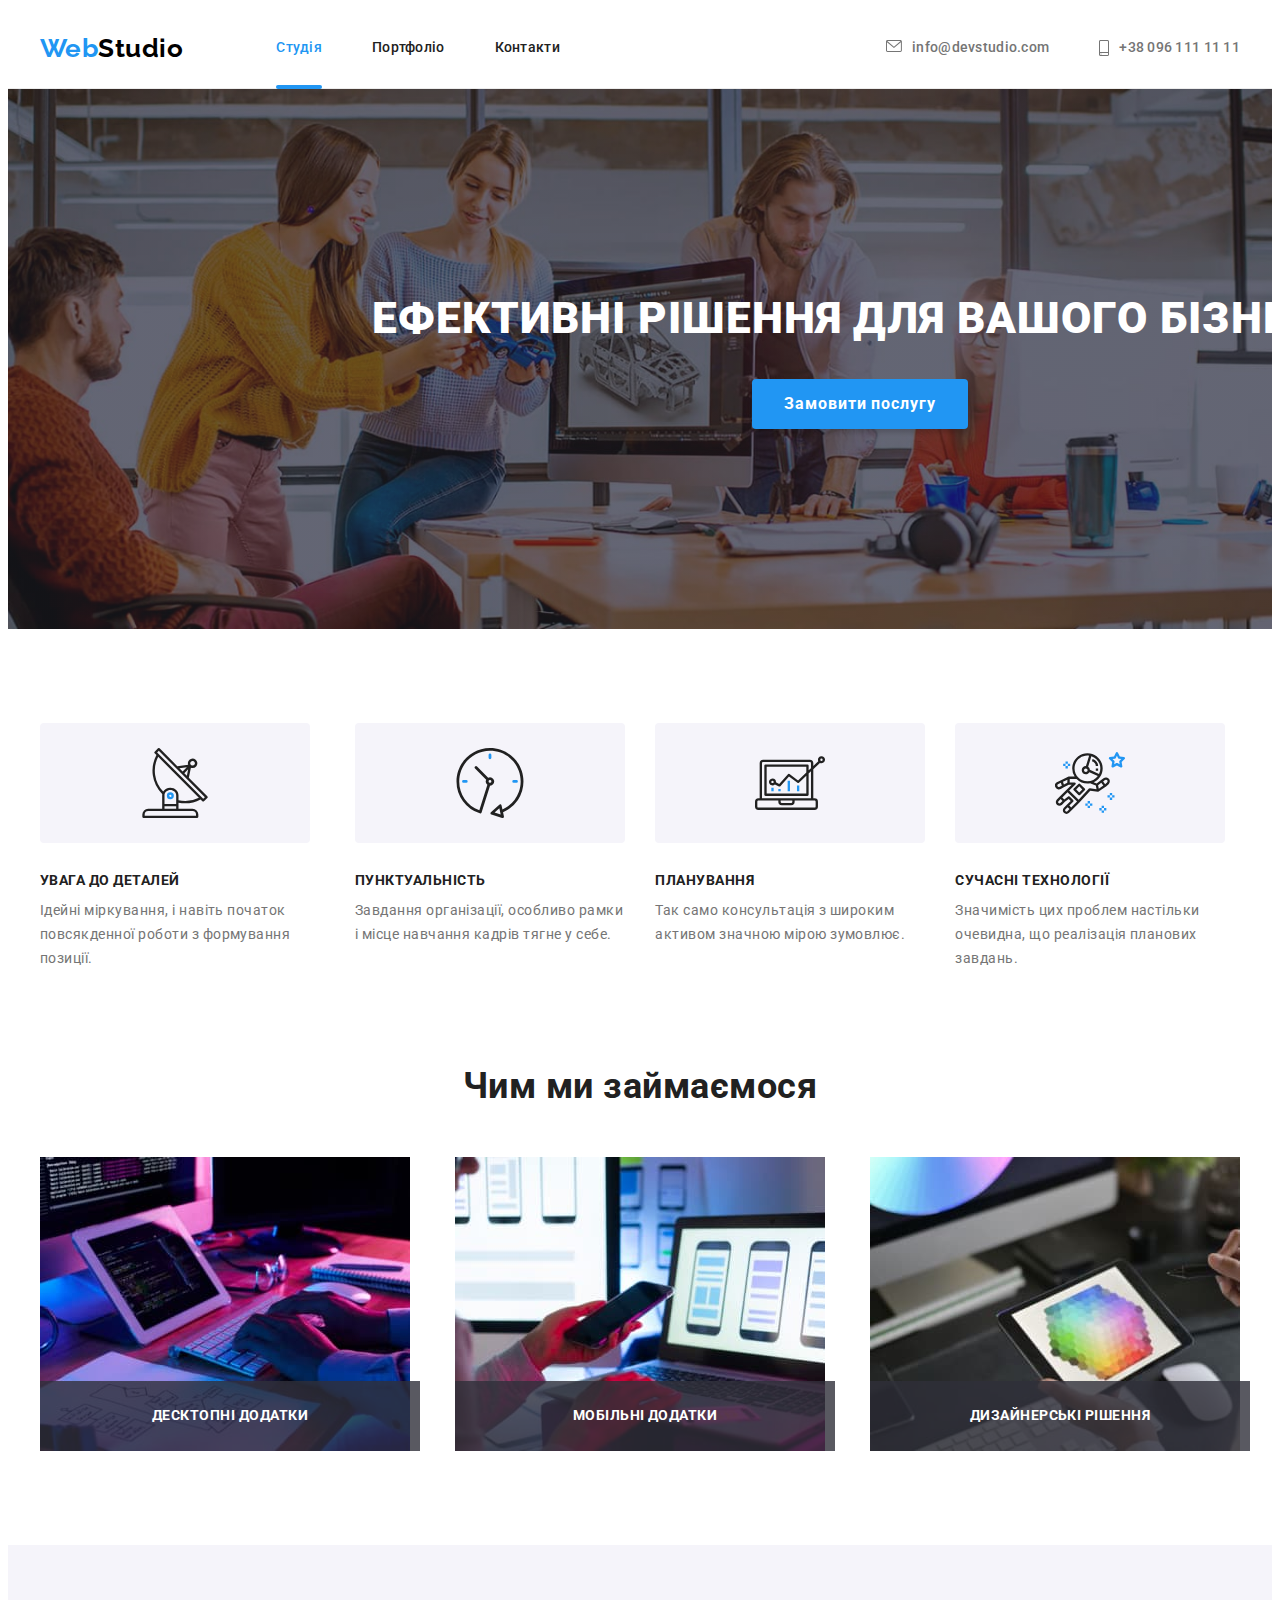
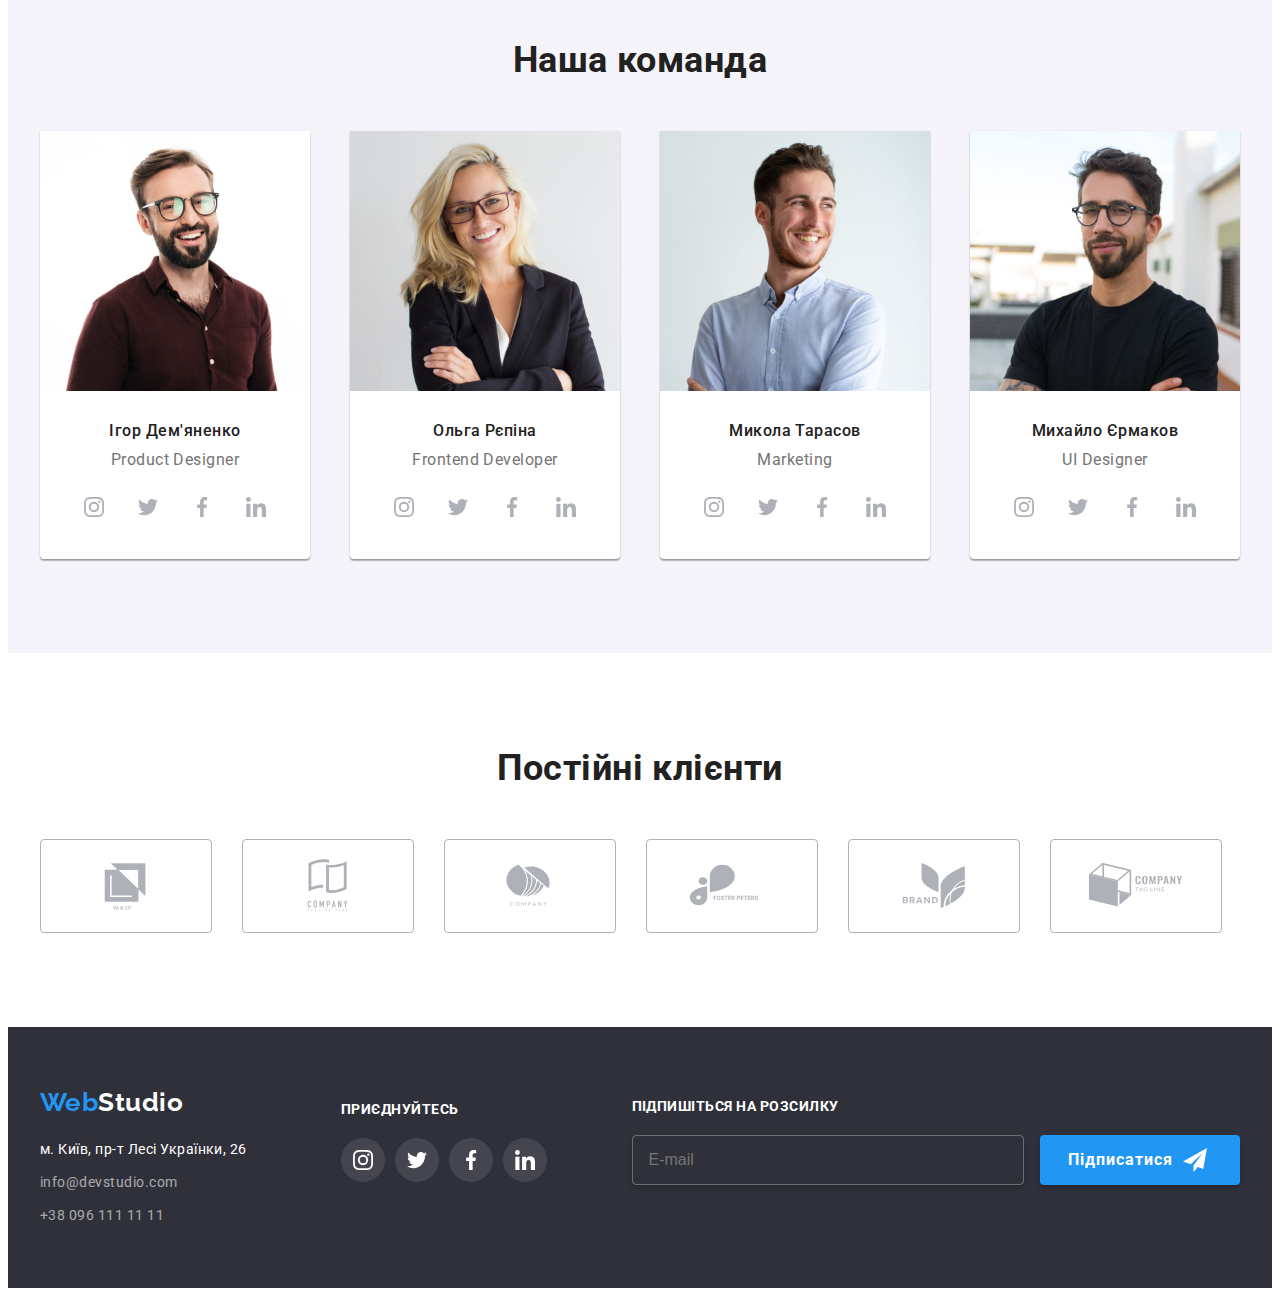
<file: index.html>
<!DOCTYPE html>
<html lang="uk">
  <head>
    <meta charset="UTF-8" />
    <meta http-equiv="X-UA-Compatible" content="IE=edge" />
    <meta name="viewport" content="width=device-width, initial-scale=1.0" />
    <title>Студія</title>

    <link rel="preconnect" href="https://fonts.googleapis.com" />
    <link rel="preconnect" href="https://fonts.gstatic.com" crossorigin />
    <link
      href="https://fonts.googleapis.com/css2?family=Raleway:wght@700&family=Roboto:wght@400;500;700;900&display=swap"
      rel="stylesheet"
    />

    <link
      rel="stylesheet"
      href="https://cdnjs.cloudflare.com/ajax/libs/modern-normalize/1.1.0/modern-normalize.min.css"
      integrity="sha512-wpPYUAdjBVSE4KJnH1VR1HeZfpl1ub8YT/NKx4PuQ5NmX2tKuGu6U/JRp5y+Y8XG2tV+wKQpNHVUX03MfMFn9Q=="
      crossorigin="anonymous"
      referrerpolicy="no-referrer"
    />
    <link rel="stylesheet" href="./css/style.css" />
  </head>
  <body>
    <header class="header-page">
      <div class="container main-nav">
        <a class="logo header-logo link" href="./index.html"
          ><span class="logo-accent">Web</span>Studio</a
        >
        <nav>
          <ul class="site-nav list">
            <li class="item"><a class="link link-current" href="./index.html">Студія</a></li>
            <li class="item"><a class="link" href="./portfolio.html">Портфоліо</a></li>
            <li class="item"><a class="link" href="#address">Контакти</a></li>
          </ul>
        </nav>

        <ul class="icontact-nav list">
          <li class="item">
            <a class="link contact-mail" href="mailto:info@devstudio.com">
              <svg class="icon-contact icon-mail" width="16" height="12">
                <use href="./images/icons.svg#icon-envelope"></use>
              </svg>

              info@devstudio.com</a
            >
          </li>
          <li class="item">
            <a class="link contact-tel" href="tel:+380961111111">
              <svg class="icon-contact icon-phone" width="10" height="16">
                <use href="./images/icons.svg#icon-smartphone"></use></svg
              >+38 096 111 11 11</a
            >
          </li>
        </ul>
      </div>
    </header>

    <main>
      <!-- Герой -->
      <section class="hero">
        <div class="container hero-content">
          <h1 class="hero-title">Ефективні рішення для вашого бізнесу</h1>
          <button class="button hero-button primary" type="button" data-modal-open>
            Замовити послугу
          </button>
        </div>
      </section>

      <!-- Особливості -->
      <section class="section benefits">
        <div class="container">
          <h2 class="visually-hidden">Особливості</h2>

          <ul class="card-benefit list">
            <li class="card-benefit-item">
              <div class="wrap-icon-benefits">
                <svg class="icon-benefits">
                  <use href="./images/icons.svg#icon-antenna"></use>
                </svg>
              </div>

              <h3 class="card-benefit-title">УВАГА ДО ДЕТАЛЕЙ</h3>
              <p>Ідейні міркування, і навіть початок повсякденної роботи з формування позиції.</p>
            </li>

            <li class="card-benefit-item icon-clock">
              <div class="wrap-icon-benefits">
                <svg class="icon-benefits">
                  <use href="./images/icons.svg#icon-clock"></use>
                </svg>
              </div>

              <h3 class="card-benefit-title">ПУНКТУАЛЬНІСТЬ</h3>
              <p>Завдання організації, особливо рамки і місце навчання кадрів тягне у себе.</p>
            </li>

            <li class="card-benefit-item icon-diagram">
              <div class="wrap-icon-benefits">
                <svg class="icon-benefits">
                  <use href="./images/icons.svg#icon-diagram"></use>
                </svg>
              </div>

              <h3 class="card-benefit-title">ПЛАНУВАННЯ</h3>
              <p>Так само консультація з широким активом значною мірою зумовлює.</p>
            </li>

            <li class="card-benefit-item icon-astronaut">
              <div class="wrap-icon-benefits">
                <svg class="icon-benefits">
                  <use href="./images/icons.svg#icon-astronaut"></use>
                </svg>
              </div>

              <h3 class="card-benefit-title">СУЧАСНІ ТЕХНОЛОГІЇ</h3>
              <p>Значимість цих проблем настільки очевидна, що реалізація планових завдань.</p>
            </li>
          </ul>
        </div>
      </section>

      <!-- Чим ми займаємося -->
      <section class="section what">
        <div class="container">
          <h2 class="title-section">Чим ми займаємося</h2>
          <ul class="card-what list">
            <li class="card-what-item">
              <img
                src="./images/what-we-do/what-we-do-1.jpg"
                alt="Займаємось кодингом"
                width="370"
              />
              <h3 class="card-what-title">Десктопні додатки</h3>
            </li>

            <li class="card-what-item">
              <img src="./images/what-we-do/what-we-do-2.jpg" alt="Створюємо макет" width="370" />
              <h3 class="card-what-title">Мобільні додатки</h3>
            </li>

            <li class="card-what-item">
              <img src="./images/what-we-do/what-we-do-3.jpg" alt="Підбираємо колір" width="370" />
              <h3 class="card-what-title">Дизайнерські рішення</h3>
            </li>
          </ul>
        </div>
      </section>

      <!-- Наша команда -->
      <section class="section team">
        <div class="container">
          <h2 class="title-section">Наша команда</h2>
          <ul class="list cards-team">
            <li class="card-team-item">
              <img
                src="./images/our-command/ihor-demyanenko.jpg"
                alt="Ігор Дем'яненко"
                width="270"
              />

              <div class="card-team-caption">
                <h3 class="card-team-title">Ігор Дем'яненко</h3>
                <p lang="en">Product Designer</p>

                <ul class="list cards-socials cards-socials-team">
                  <li class="item socials-item">
                    <a class="link link-socials link-socials-team" href="" aria-label="Instagramm">
                      <svg class="icon-socials">
                        <use href="./images/icons.svg#icon-instagram"></use>
                      </svg>
                    </a>
                  </li>

                  <li class="item socials-item">
                    <a class="link link-socials link-socials-team" href="" aria-label="Twiter">
                      <svg class="icon-socials">
                        <use href="./images/icons.svg#icon-twitter"></use>
                      </svg>
                    </a>
                  </li>

                  <li class="item socials-item">
                    <a class="link link-socials link-socials-team" href="" aria-label="Facebook">
                      <svg class="icon-socials">
                        <use href="./images/icons.svg#icon-facebook"></use>
                      </svg>
                    </a>
                  </li>

                  <li class="item socials-item">
                    <a class="link link-socials link-socials-team" href="" aria-label="Linkedin">
                      <svg class="icon-socials">
                        <use href="./images/icons.svg#icon-linkedin"></use>
                      </svg>
                    </a>
                  </li>
                </ul>
              </div>
            </li>

            <li class="card-team-item">
              <img src="./images/our-command/olga-repina.jpg" alt="Ольга Рєпіна" width="270" />
              <div class="card-team-caption">
                <h3 class="card-team-title">Ольга Рєпіна</h3>
                <p lang="en">Frontend Developer</p>

                <ul class="list cards-socials cards-socials-team">
                  <li class="item socials-item">
                    <a class="link link-socials link-socials-team" href="" aria-label="Instagramm">
                      <svg class="icon-socials">
                        <use href="./images/icons.svg#icon-instagram"></use>
                      </svg>
                    </a>
                  </li>

                  <li class="item socials-item">
                    <a class="link link-socials link-socials-team" href="" aria-label="Twiter">
                      <svg class="icon-socials">
                        <use href="./images/icons.svg#icon-twitter"></use>
                      </svg>
                    </a>
                  </li>

                  <li class="item socials-item">
                    <a class="link link-socials link-socials-team" href="" aria-label="Facebook">
                      <svg class="icon-socials">
                        <use href="./images/icons.svg#icon-facebook"></use>
                      </svg>
                    </a>
                  </li>

                  <li class="item socials-item">
                    <a class="link link-socials link-socials-team" href="" aria-label="Linkedin">
                      <svg class="icon-socials">
                        <use href="./images/icons.svg#icon-linkedin"></use>
                      </svg>
                    </a>
                  </li>
                </ul>
              </div>
            </li>

            <li class="card-team-item">
              <img src="./images/our-command/mykola-tarasov.jpg" alt="Микола Тарасов" width="270" />
              <div class="card-team-caption">
                <h3 class="card-team-title">Микола Тарасов</h3>
                <p lang="en">Marketing</p>

                <ul class="list cards-socials cards-socials-team">
                  <li class="item socials-item">
                    <a class="link link-socials link-socials-team" href="" aria-label="Instagramm">
                      <svg class="icon-socials">
                        <use href="./images/icons.svg#icon-instagram"></use>
                      </svg>
                    </a>
                  </li>

                  <li class="item socials-item">
                    <a class="link link-socials link-socials-team" href="" aria-label="Twiter">
                      <svg class="icon-socials">
                        <use href="./images/icons.svg#icon-twitter"></use>
                      </svg>
                    </a>
                  </li>

                  <li class="item socials-item">
                    <a class="link link-socials link-socials-team" href="" aria-label="Facebook">
                      <svg class="icon-socials">
                        <use href="./images/icons.svg#icon-facebook"></use>
                      </svg>
                    </a>
                  </li>

                  <li class="item socials-item">
                    <a class="link link-socials link-socials-team" href="" aria-label="Linkedin">
                      <svg class="icon-socials">
                        <use href="./images/icons.svg#icon-linkedin"></use>
                      </svg>
                    </a>
                  </li>
                </ul>
              </div>
            </li>

            <li class="card-team-item">
              <img
                src="./images/our-command/mykhailo-yermakov.jpg"
                alt="Михайло Єрмаков"
                width="270"
              />
              <div class="card-team-caption">
                <h3 class="card-team-title">Михайло Єрмаков</h3>
                <p lang="en">UI Designer</p>

                <ul class="list cards-socials cards-socials-team">
                  <li class="item socials-item">
                    <a class="link link-socials link-socials-team" href="" aria-label="Instagramm">
                      <svg class="icon-socials">
                        <use href="./images/icons.svg#icon-instagram"></use>
                      </svg>
                    </a>
                  </li>

                  <li class="item socials-item">
                    <a class="link link-socials link-socials-team" href="" aria-label="Twiter">
                      <svg class="icon-socials">
                        <use href="./images/icons.svg#icon-twitter"></use>
                      </svg>
                    </a>
                  </li>

                  <li class="item socials-item">
                    <a class="link link-socials link-socials-team" href="" aria-label="Facebook">
                      <svg class="icon-socials">
                        <use href="./images/icons.svg#icon-facebook"></use>
                      </svg>
                    </a>
                  </li>

                  <li class="item socials-item">
                    <a class="link link-socials link-socials-team" href="" aria-label="Linkedin">
                      <svg class="icon-socials">
                        <use href="./images/icons.svg#icon-linkedin"></use>
                      </svg>
                    </a>
                  </li>
                </ul>
              </div>
            </li>
          </ul>
        </div>
      </section>

      <!-- Section our clients -->
      <section class="section clients">
        <div class="container">
          <h2 class="title-section">Постійні клієнти</h2>

          <ul class="list cards-client">
            <li class="item card-client-item">
              <a href="" class="link link-company" aria-label="Logo company">
                <svg class="icon-client">
                  <use href="./images/icons.svg#logo-company-1"></use>
                </svg>
              </a>
            </li>

            <li class="item card-client-item">
              <a href="" class="link link-company" aria-label="Logo company"
                ><svg class="icon-client">
                  <use href="./images/icons.svg#logo-company-2"></use></svg
              ></a>
            </li>

            <li class="item card-client-item">
              <a href="" class="link link-company" aria-label="Logo company"
                ><svg class="icon-client">
                  <use href="./images/icons.svg#logo-company-3"></use></svg
              ></a>
            </li>

            <li class="item card-client-item">
              <a href="" class="link link-company" aria-label="Logo company"
                ><svg class="icon-client">
                  <use href="./images/icons.svg#logo-company-4"></use></svg
              ></a>
            </li>

            <li class="item card-client-item">
              <a href="" class="link link-company" aria-label="Logo company"
                ><svg class="icon-client">
                  <use href="./images/icons.svg#logo-company-5"></use></svg
              ></a>
            </li>

            <li class="item card-client-item">
              <a href="" class="link link-company" aria-label="Logo company"
                ><svg class="icon-client">
                  <use href="./images/icons.svg#logo-company-6"></use></svg
              ></a>
            </li>
          </ul>
        </div>
      </section>
    </main>

    <!-- Section Footer -->
    <footer class="footer-page">
      <div class="container container-footer">
        <!-- Group adress -->
        <div class="wrap-address">
          <a class="logo footer-logo link" href="./index.html"
            ><span class="logo-accent">Web</span>Studio</a
          >
          <address id="address">
            <ul class="list address-list">
              <li class="address-item">
                <a
                  class="address address-map link"
                  href="https://goo.gl/maps/1251z9xFFSoEzvaf6"
                  target="_blank"
                  rel="noreferrer noopener, nofollow"
                  >м. Київ, пр-т Лесі Українки, 26</a
                >
              </li>

              <li class="address-item">
                <a class="address link" href="mailto:info@devstudio.com">info@devstudio.com</a>
              </li>

              <li class="address-item">
                <a class="address link" href="tel:+380961111111">+38 096 111 11 11</a>
              </li>
            </ul>
          </address>
        </div>

        <!-- Group socials -->
        <div class="wrap-socials-footer">
          <h3 class="title-section title-section-socials">Приєднуйтесь</h3>

          <ul class="list cards-socials">
            <li class="item socials-item">
              <a class="link link-socials" href="" aria-label="Instagramm">
                <svg class="icon-socials">
                  <use href="./images/icons.svg#icon-instagram"></use>
                </svg>
              </a>
            </li>

            <li class="item socials-item">
              <a class="link link-socials" href="" aria-label="Twiter">
                <svg class="icon-socials">
                  <use href="./images/icons.svg#icon-twitter"></use>
                </svg>
              </a>
            </li>

            <li class="item socials-item">
              <a class="link link-socials" href="" aria-label="Facebook">
                <svg class="icon-socials">
                  <use href="./images/icons.svg#icon-facebook"></use>
                </svg>
              </a>
            </li>

            <li class="item socials-item">
              <a class="link link-socials" href="" aria-label="Linkedin">
                <svg class="icon-socials">
                  <use href="./images/icons.svg#icon-linkedin"></use>
                </svg>
              </a>
            </li>
          </ul>
        </div>

        <!-- Group subscribe -->
        <div class="wrap-form-footer">
          <h3 class="title-section title-form-footer">Підпишіться на розсилку</h3>
          <form name="subscribe">
            <label class="visually-hidden" for="user-email">E-mail</label>

            <input class="email" type="email" name="email" id="user-email" placeholder="E-mail" />

            <button class="button button-form-footer primary" type="submit">
              Підписатися
              <svg class="icon-send" width="24" height="24">
                <use href="./images/icons.svg#icon-send"></use>
              </svg>
            </button>
          </form>
        </div>
      </div>
    </footer>

    <!-- Modal window -->
    <div class="backdrop is-hidden" data-modal>
      <div class="modal">
        <button class="btn-close-modal" type="button" data-modal-close>
          <svg class="icon-close-modal">
            <use href="./images/icons.svg#icon-close"></use>
          </svg>
        </button>

        <form name="call-back" class="call-back">
          <h2 class="title-modal">Залиште свої дані, ми вам передзвонимо</h2>

          <div class="wrap-modal">
            <label for="label-name-client" class="label-form">Ім'я</label>

            <div class="wrap-input-form">
              <input
                class="name-client input-form"
                type="text"
                name="name-client"
                id="label-name-client"
                required
              />

              <svg class="icon-input-modal" width="18" height="18">
                <use href="./images/icons.svg#icon-person-modal"></use>
              </svg>
            </div>

            <label class="label-form" for="label-phone-client">Телефон</label>
            <div class="wrap-input-form">
              <input
                class="phone-client input-form"
                type="tel"
                name="phone-client"
                id="label-phone-client"
                required
              />

              <svg class="icon-input-modal" width="18" height="18">
                <use href="./images/icons.svg#icon-photo-modal"></use>
              </svg>
            </div>

            <label class="label-form" for="label-email-client">Пошта</label>
            <div class="wrap-input-form">
              <input
                class="email-client input-form"
                type="email"
                name="email-client"
                id="label-email-client"
                required
              />

              <svg class="icon-input-modal" width="18" height="18">
                <use href="./images/icons.svg#icon-email-modal"></use>
              </svg>
            </div>

            <label class="label-form" for="label-comment">Коментар</label>
            <textarea
              class="comment-client input-form"
              name="comment"
              rows="5"
              placeholder="Введіть текст"
              id="label-comment"
            ></textarea>

            <div class="wrap-license">
              <div class="wrap-checkbox-license">
                <input
                  class="checkbox-license visually-hidden"
                  type="checkbox"
                  name="license"
                  value="true"
                  id="label-license"
                  required
                />

                <label class="label-license" for="label-license">
                  <svg class="icon-checkbox" width="15" height="15">
                    <use
                      class="icon-checkbox-nochecken"
                      href="./images/icons.svg#icon-chechbox"
                    ></use>
                    <use
                      class="icon-checkbox-checken"
                      href="./images/icons.svg#icon-chechbox-cheched"
                    ></use></svg
                  >Погоджуюся з розсилкою та приймаю&nbsp;
                </label>
              </div>
              <a class="link-license" href="">Умови договору</a>
            </div>
          </div>

          <button type="submit" class="button button-modal primary">Відправити</button>
        </form>
      </div>
    </div>

    <script src="./js/modal.js"></script>
  </body>
</html>
</file>
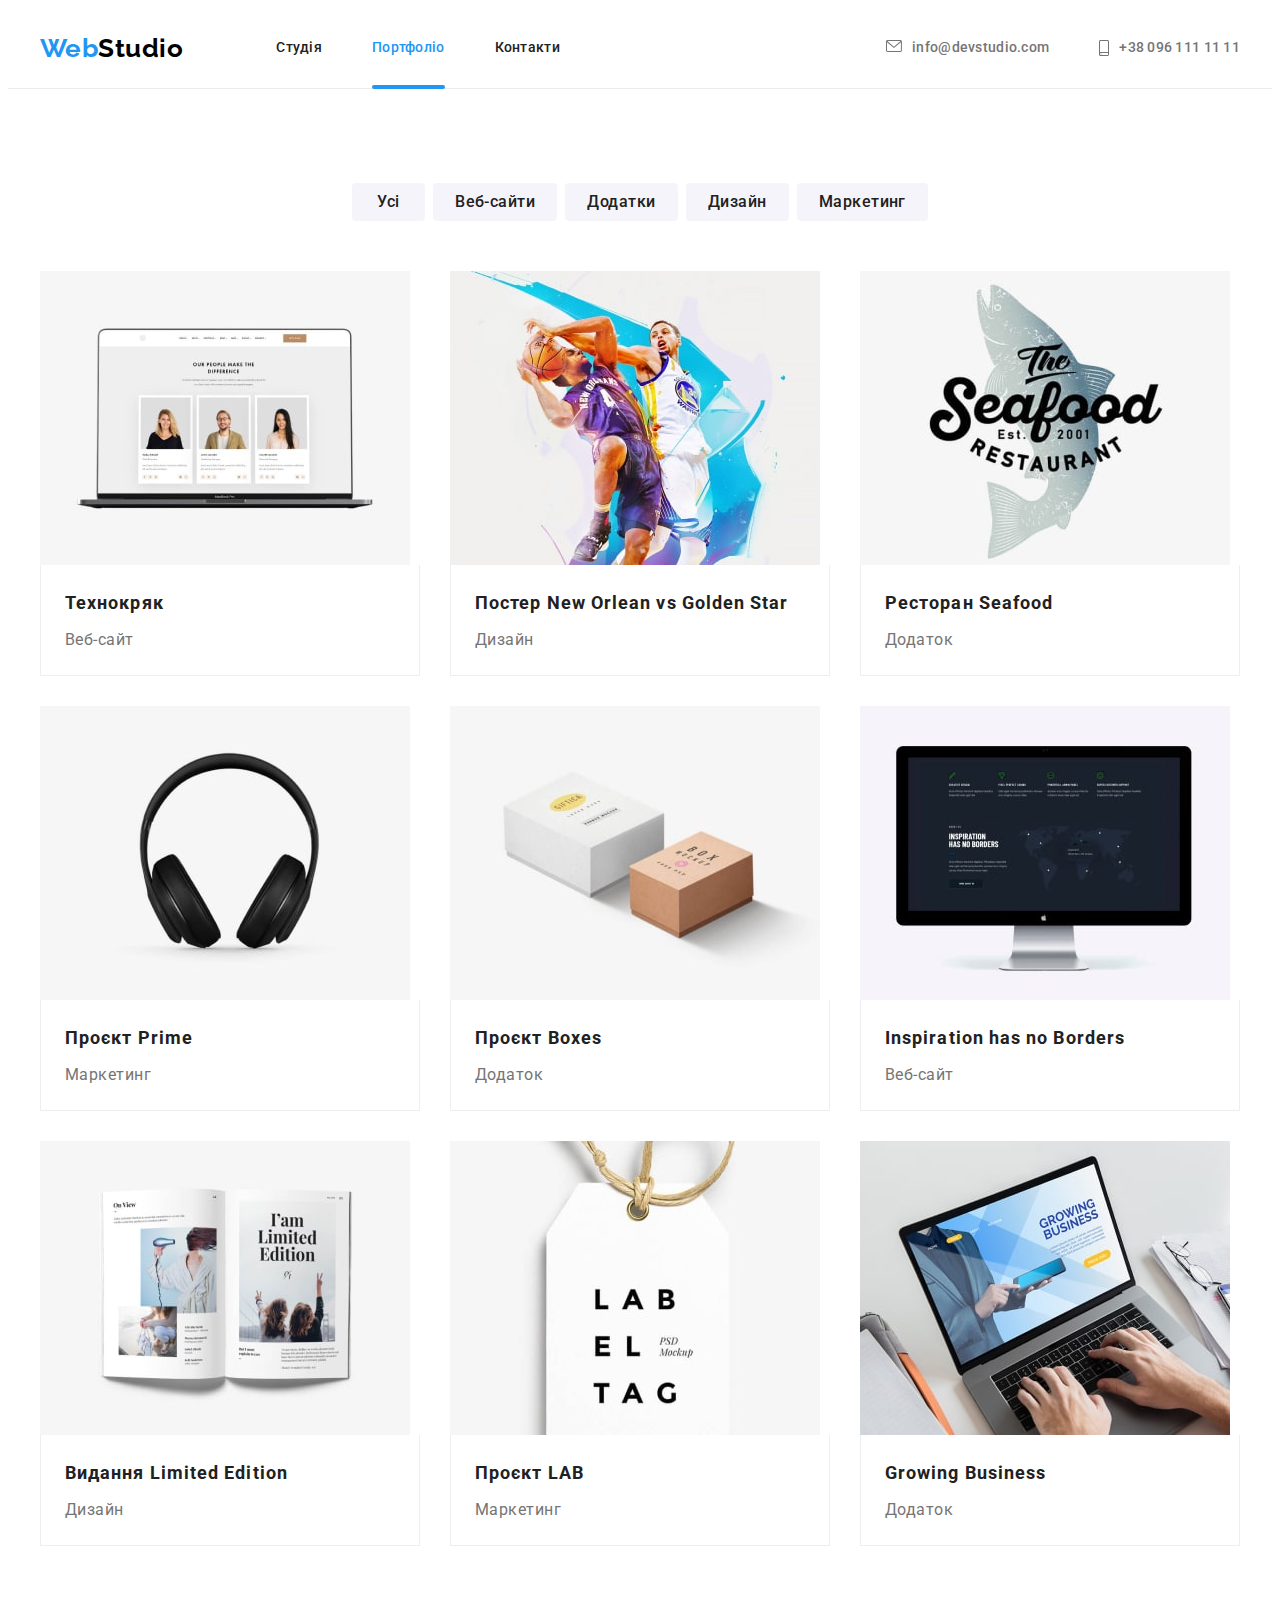
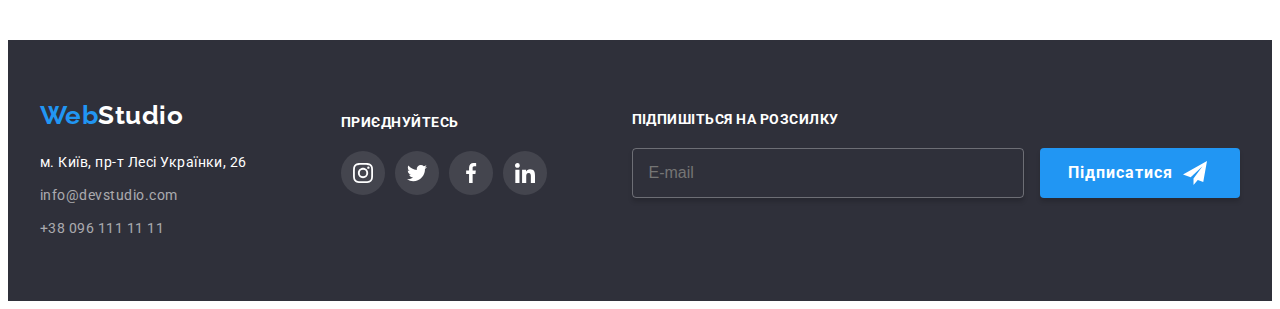
<file: portfolio.html>
<!DOCTYPE html>
<html lang="uk">
  <head>
    <meta charset="UTF-8" />
    <meta http-equiv="X-UA-Compatible" content="IE=edge" />
    <meta name="viewport" content="width=device-width, initial-scale=1.0" />
    <title>Портфоліо</title>

    <link rel="preconnect" href="https://fonts.googleapis.com" />
    <link rel="preconnect" href="https://fonts.gstatic.com" crossorigin />
    <link
      href="https://fonts.googleapis.com/css2?family=Raleway:wght@700&family=Roboto:wght@400;500;700;900&display=swap"
      rel="stylesheet"
    />
    <link
      rel="stylesheet"
      href="https://cdnjs.cloudflare.com/ajax/libs/modern-normalize/1.1.0/modern-normalize.min.css"
      integrity="sha512-wpPYUAdjBVSE4KJnH1VR1HeZfpl1ub8YT/NKx4PuQ5NmX2tKuGu6U/JRp5y+Y8XG2tV+wKQpNHVUX03MfMFn9Q=="
      crossorigin="anonymous"
      referrerpolicy="no-referrer"
    />

    <link rel="stylesheet" href="./css/style.css" />
  </head>

  <body>
    <header class="header-page">
      <div class="container main-nav">
        <a class="logo header-logo link" href="./index.html"
          ><span class="logo-accent">Web</span>Studio</a
        >
        <nav>
          <ul class="site-nav list">
            <li class="item"><a class="link" href="./index.html">Студія</a></li>
            <li class="item"><a class="link link-current" href="./portfolio.html">Портфоліо</a></li>
            <li class="item"><a class="link" href="#address">Контакти</a></li>
          </ul>
        </nav>

        <ul class="icontact-nav list">
          <li class="item">
            <a class="link contact-mail" href="mailto:info@devstudio.com">
              <svg class="icon-contact icon-mail" width="16" height="12">
                <use href="./images/icons.svg#icon-envelope"></use>
              </svg>

              info@devstudio.com</a
            >
          </li>
          <li class="item">
            <a class="link contact-tel" href="tel:+380961111111">
              <svg class="icon-contact icon-phone" width="10" height="16">
                <use href="./images/icons.svg#icon-smartphone"></use></svg
              >+38 096 111 11 11</a
            >
          </li>
        </ul>
      </div>
    </header>

    <!-- Portfolio section  -->
    <main>
      <section class="section">
        <div class="container">
          <h2 class="visually-hidden">Портфоліо</h2>
          <ul class="list portfolio-filter">
            <li class="btn-filter-item">
              <button class="button filter" type="button">Усі</button>
            </li>
            <li class="btn-filter-item">
              <button class="button filter" type="button">Веб-сайти</button>
            </li>
            <li class="btn-filter-item">
              <button class="button filter" type="button">Додатки</button>
            </li>
            <li class="btn-filter-item">
              <button class="button filter" type="button">Дизайн</button>
            </li>
            <li class="btn-filter-item">
              <button class="button filter" type="button">Маркетинг</button>
            </li>
          </ul>

          <ul class="portfolio-card list">
            <li class="portfolio-card-item">
              <a class="link link-porfolio" href="">
                <div class="portfolio-thumb-img">
                  <img src="./images/portfolio/portfolio-laptop.jpg" alt="Ноутбук" width="370" />
                  <p class="portfolio-thumb-content">
                    Ресурс пропонує комплексні пропозиції з різним рівнем функціоналу та сервісів.
                    Все це дозволить відвідувачу отримати вичерпні відомості про компанію чи
                    приватну особу.
                  </p>
                </div>
                <div class="portfolio-card-content">
                  <h3 class="portfolio-card-title">Технокряк</h3>
                  <p>Веб-сайт</p>
                </div></a
              >
            </li>

            <li class="portfolio-card-item">
              <a class="link link-porfolio" href="">
                <div class="portfolio-thumb-img">
                  <img
                    src="./images/portfolio/portfolio-poster-basket.jpg"
                    alt="Баскетболісти"
                    width="370"
                  />
                  <p class="portfolio-thumb-content">
                    Ресурс пропонує комплексні пропозиції з різним рівнем функціоналу та сервісів.
                    Все це дозволить відвідувачу отримати вичерпні відомості про компанію чи
                    приватну особу.
                  </p>
                </div>
                <div class="portfolio-card-content">
                  <h3 class="portfolio-card-title">Постер New Orlean vs Golden Star</h3>
                  <p>Дизайн</p>
                </div></a
              >
            </li>

            <li class="portfolio-card-item">
              <a class="link link-porfolio" href="">
                <div class="portfolio-thumb-img">
                  <img
                    src="./images/portfolio/portfolio-restaurant.jpg"
                    alt="Ресторан Seafood"
                    width="370"
                  />
                  <p class="portfolio-thumb-content">
                    Ресурс пропонує комплексні пропозиції з різним рівнем функціоналу та сервісів.
                    Все це дозволить відвідувачу отримати вичерпні відомості про компанію чи
                    приватну особу.
                  </p>
                </div>
                <div class="portfolio-card-content">
                  <h3 class="portfolio-card-title">Ресторан Seafood</h3>
                  <p>Додаток</p>
                </div></a
              >
            </li>

            <li class="portfolio-card-item">
              <a class="link link-porfolio" href="">
                <div class="portfolio-thumb-img">
                  <img src="./images/portfolio/portfolio-prime.jpg" alt="Навушники" width="370" />
                  <p class="portfolio-thumb-content">
                    Ресурс пропонує комплексні пропозиції з різним рівнем функціоналу та сервісів.
                    Все це дозволить відвідувачу отримати вичерпні відомості про компанію чи
                    приватну особу.
                  </p>
                </div>
                <div class="portfolio-card-content">
                  <h3 class="portfolio-card-title">Проєкт Prime</h3>
                  <p>Маркетинг</p>
                </div></a
              >
            </li>

            <li class="portfolio-card-item">
              <a class="link link-porfolio" href="">
                <div class="portfolio-thumb-img">
                  <img src="./images/portfolio/portfolio-boxes.jpg" alt="Дві коробки" width="370" />
                  <p class="portfolio-thumb-content">
                    Ресурс пропонує комплексні пропозиції з різним рівнем функціоналу та сервісів.
                    Все це дозволить відвідувачу отримати вичерпні відомості про компанію чи
                    приватну особу.
                  </p>
                </div>
                <div class="portfolio-card-content">
                  <h3 class="portfolio-card-title">Проєкт Boxes</h3>
                  <p>Додаток</p>
                </div></a
              >
            </li>

            <li class="portfolio-card-item">
              <a class="link link-porfolio" href="">
                <div class="portfolio-thumb-img">
                  <img
                    src="./images/portfolio/portfolio-inspiration.jpg"
                    alt="Моноблок iMac"
                    width="370"
                  />
                  <p class="portfolio-thumb-content">
                    Ресурс пропонує комплексні пропозиції з різним рівнем функціоналу та сервісів.
                    Все це дозволить відвідувачу отримати вичерпні відомості про компанію чи
                    приватну особу.
                  </p>
                </div>
                <div class="portfolio-card-content">
                  <h3 class="portfolio-card-title">Inspiration has no Borders</h3>
                  <p>Веб-сайт</p>
                </div></a
              >
            </li>

            <li class="portfolio-card-item">
              <a class="link link-porfolio" href="">
                <div class="portfolio-thumb-img">
                  <img
                    src="./images/portfolio/portfolio-limited-edition.jpg"
                    alt="Розгорнута книга"
                    width="370"
                  />
                  <p class="portfolio-thumb-content">
                    Ресурс пропонує комплексні пропозиції з різним рівнем функціоналу та сервісів.
                    Все це дозволить відвідувачу отримати вичерпні відомості про компанію чи
                    приватну особу.
                  </p>
                </div>
                <div class="portfolio-card-content">
                  <h3 class="portfolio-card-title">Видання Limited Edition</h3>
                  <p>Дизайн</p>
                </div></a
              >
            </li>

            <li class="portfolio-card-item">
              <a class="link link-porfolio" href="">
                <div class="portfolio-thumb-img">
                  <img src="./images/portfolio/portfolio-lab.jpg" alt="Бірка" width="370" />
                  <p class="portfolio-thumb-content">
                    Ресурс пропонує комплексні пропозиції з різним рівнем функціоналу та сервісів.
                    Все це дозволить відвідувачу отримати вичерпні відомості про компанію чи
                    приватну особу.
                  </p>
                </div>
                <div class="portfolio-card-content">
                  <h3 class="portfolio-card-title">Проєкт LAB</h3>
                  <p>Маркетинг</p>
                </div></a
              >
            </li>

            <li class="portfolio-card-item">
              <a class="link link-porfolio" href="">
                <div class="portfolio-thumb-img">
                  <img src="./images/portfolio/portfolio-growing.jpg" alt="Ноутбук" width="370" />
                  <p class="portfolio-thumb-content">
                    Ресурс пропонує комплексні пропозиції з різним рівнем функціоналу та сервісів.
                    Все це дозволить відвідувачу отримати вичерпні відомості про компанію чи
                    приватну особу.
                  </p>
                </div>
                <div class="portfolio-card-content">
                  <h3 class="portfolio-card-title">Growing Business</h3>
                  <p>Додаток</p>
                </div></a
              >
            </li>
          </ul>
        </div>
      </section>
    </main>

    <!-- Section Footer -->
    <footer class="footer-page">
      <div class="container container-footer">
        <!-- Group adress -->
        <div class="wrap-address">
          <a class="logo footer-logo link" href="./index.html"
            ><span class="logo-accent">Web</span>Studio</a
          >
          <address id="address">
            <ul class="list address-list">
              <li class="address-item">
                <a
                  class="address address-map link"
                  href="https://goo.gl/maps/1251z9xFFSoEzvaf6"
                  target="_blank"
                  rel="noreferrer noopener, nofollow"
                  >м. Київ, пр-т Лесі Українки, 26</a
                >
              </li>

              <li class="address-item">
                <a class="address link" href="mailto:info@devstudio.com">info@devstudio.com</a>
              </li>

              <li class="address-item">
                <a class="address link" href="tel:+380961111111">+38 096 111 11 11</a>
              </li>
            </ul>
          </address>
        </div>

        <!-- Group socials -->
        <div class="wrap-socials-footer">
          <h3 class="title-section title-section-socials">Приєднуйтесь</h3>

          <ul class="list cards-socials">
            <li class="item socials-item">
              <a class="link link-socials" href="" aria-label="Instagramm">
                <svg class="icon-socials">
                  <use href="./images/icons.svg#icon-instagram"></use>
                </svg>
              </a>
            </li>

            <li class="item socials-item">
              <a class="link link-socials" href="" aria-label="Twiter">
                <svg class="icon-socials">
                  <use href="./images/icons.svg#icon-twitter"></use>
                </svg>
              </a>
            </li>

            <li class="item socials-item">
              <a class="link link-socials" href="" aria-label="Facebook">
                <svg class="icon-socials">
                  <use href="./images/icons.svg#icon-facebook"></use>
                </svg>
              </a>
            </li>

            <li class="item socials-item">
              <a class="link link-socials" href="" aria-label="Linkedin">
                <svg class="icon-socials">
                  <use href="./images/icons.svg#icon-linkedin"></use>
                </svg>
              </a>
            </li>
          </ul>
        </div>

        <!-- Group subscribe -->
        <div class="wrap-form-footer">
          <h3 class="title-section title-form-footer">Підпишіться на розсилку</h3>
          <form name="subscribe">
            <label class="visually-hidden" for="user-email">E-mail</label>

            <input class="email" type="email" name="email" id="user-email" placeholder="E-mail" />

            <button class="button button-form-footer primary" type="submit">
              Підписатися
              <svg class="icon-send" width="24" height="24">
                <use href="./images/icons.svg#icon-send"></use>
              </svg>
            </button>
          </form>
        </div>
      </div>
    </footer>
  </body>
</html>
</file>
<file: css/style.css>
:root {
  --primary-text-color: #757575;
  --title-text-color: #212121;
  --accent-color: #2196f3;

  --logo-header-color: #000000;

  --primary-white-color: #ffffff;

  --primary-color-icon: #afb1b8;

  --footer-text-color: rgb(255 255 255 / 0.6);

  --primary-color-background: #ffffff;
  --second-color-background: #f5f4fa;
  --dark-color-background: #2f303a;

  --border-header-color: #ececec;

  --border-portfolio-border: #eeeeee;

  --items: 3;
  --indent: 30px;

  --padding-container: 15px;
  --padding-section: 94px;
  --width-container: 1200px;

  --border-radius: 4px;

  --hero-background-gradient: linear-gradient(rgba(47, 48, 58, 0.4), rgba(47, 48, 58, 0.4));

  --hero-background-image: url(../images/hero-background.jpg);

  --shadow-card-team: 0px 1px 3px rgba(0, 0, 0, 0.12), 0px 1px 1px rgba(0, 0, 0, 0.14),
    0px 2px 1px rgba(0, 0, 0, 0.2);
  --shadow-portfolio-card: 0px 1px 1px rgba(0, 0, 0, 0.12), 0px 4px 4px rgba(0, 0, 0, 0.06),
    1px 4px 6px rgba(0, 0, 0, 0.16);
  --shadow-btn-filter: 0px 3px 1px rgba(0, 0, 0, 0.1), 0px 1px 2px rgba(0, 0, 0, 0.08),
    0px 2px 2px rgba(0, 0, 0, 0.12);
  --shadow-btn-hero: 0px 4px 4px rgba(0, 0, 0, 0.15);
  --shadow-modal-windows: 0px 1px 3px rgba(0, 0, 0, 0.12), 0px 1px 1px rgba(0, 0, 0, 0.14),
    0px 2px 1px rgba(0, 0, 0, 0.2);

  --primary-timing-function: cubic-bezier(0.4, 0, 0.2, 1);
  --primary-duration: 250ms;
}

/**
  |============================
  |Global parametrs 
  |============================
*/
body {
  font-family: roboto, sans-serif;
  letter-spacing: 0.03em;

  color: var(--primary-text-color);
}

h1,
h2,
h3,
h4,
h4,
h5,
h6,
p {
  margin-top: 0;
  margin-bottom: 0;
}

/* * {
  outline: 1px solid red;
} */

img {
  display: block;
  max-width: 100%;
}

.list {
  padding: 0;
  margin: 0;

  list-style: none;
}

.link {
  text-decoration: none;
}

.container {
  padding-left: var(--padding-container);
  padding-right: var(--padding-container);

  margin-left: auto;
  margin-right: auto;

  width: var(--width-container);
}

.section {
  padding-top: var(--padding-section);
  padding-bottom: var(--padding-section);
}

.visually-hidden {
  position: absolute;
  white-space: nowrap;
  width: 1px;
  height: 1px;
  overflow: hidden;
  border: 0;
  padding: 0;
  clip: rect(0 0 0 0);
  clip-path: inset(50%);
  margin: -1px;
}

/**
  |============================
  |Logo 
  |============================
*/
.logo {
  font-family: raleway, sans-serif;
  font-weight: 700;
  font-size: 26px;
  line-height: 1.19;
}

.header-logo {
  color: var(--logo-header-color);
  margin-right: 93px;
}

.footer-logo {
  margin-bottom: 20px;
  display: inline-block;

  color: var(--primary-white-color);
}

.logo-accent {
  color: var(--accent-color);
}

/**
  |============================
  | Logo socials
  |============================
*/

.cards-socials {
  display: inline-flex;
}

.link-socials {
  display: inline-flex;
  justify-content: center;
  align-items: center;

  color: var(--primary-white-color);
  background-color: rgba(255, 255, 255, 0.1);

  width: 44px;
  height: 44px;
  border-radius: 50%;

  transition: color var(--primary-duration) var(--primary-timing-function),
    background-color var(--primary-duration) var(--primary-timing-function);
}

.link-socials:hover,
.link-socials:focus {
  background-color: var(--accent-color);
}

.socials-item + .socials-item {
  margin-left: 10px;
}

.icon-socials {
  fill: currentColor;
  width: 20px;
  height: 20px;
}

/**
  |============================
  |Button 
  |============================
*/
.button {
  min-width: 73px;
  padding: 6px 22px;

  color: var(--title-text-color);

  font-weight: 500;
  font-size: 16px;
  line-height: 1.62;
  text-align: center;

  font-family: inherit;
  letter-spacing: inherit;

  background-color: var(--second-color-background);
  cursor: pointer;

  border: none;
  border-radius: var(--border-radius);
}

.button.primary {
  color: var(--primary-white-color);
  background-color: var(--accent-color);
  letter-spacing: 0.06em;

  transition: background-color var(--primary-duration) var(--primary-timing-function);
}

.button.primary:hover,
.button.primary:focus {
  background-color: #188ce8;
}

/**
  |============================
  |Section Header 
  |============================
*/
.header-page {
  background-color: var(--primary-white-color);
  border-bottom: 1px solid var(--border-header-color);
}

.main-nav {
  display: flex;
  align-items: center;
}

/**
  |============================
  |Site nav 
  |============================
*/
.site-nav,
.icontact-nav {
  display: flex;

  font-weight: 500;
  font-size: 14px;
  line-height: 1.14;
  letter-spacing: 0.02em;
}

.icontact-nav {
  margin-left: auto;
}

.site-nav .item + .item,
.icontact-nav .item + .item {
  margin-left: 50px;
}

.site-nav .link {
  display: block;
  padding-top: 32px;
  padding-bottom: 32px;

  color: var(--title-text-color);
}

.site-nav .link-current {
  position: relative;
  color: var(--accent-color);
}

.link-current::after {
  position: absolute;
  left: 0;
  bottom: -1px;

  display: block;

  content: '';
  width: 100%;
  height: 4px;
  border-radius: 2px;
  background-color: currentColor;
}

.site-nav .link:hover,
.site-nav .link:focus,
.icontact-nav .link:hover,
.icontact-nav .link:focus {
  color: var(--accent-color);
}

.icontact-nav .link {
  display: inline-flex;
  padding-top: 32px;
  padding-bottom: 32px;

  color: inherit;
}

.site-nav .link,
.icontact-nav .link {
  transition: color var(--primary-duration) var(--primary-timing-function);
}

.icon-contact {
  margin-right: 10px;
  fill: currentColor;
}

/**
  |============================
  |Hero section 
  |============================
*/
.hero {
  text-align: center;
  letter-spacing: 0.06em;

  background-color: var(--dark-color-background);
  background-image: var(--hero-background-gradient), var(--hero-background-image);

  background-repeat: no-repeat;
  background-position: center;
  background-size: cover;
  margin: 0 auto;
  max-width: 1600px;
}

.hero-content {
  display: inline-block;
  padding: 200px 252px;
}

.hero-title {
  margin-top: 0;
  margin-bottom: var(--indent);

  color: var(--primary-white-color);
  font-weight: 900;
  font-size: 44px;
  line-height: 1.36;
  text-transform: uppercase;
}

.hero-button {
  padding: 10px 32px;

  font-weight: 700;
  font-size: 16px;
  line-height: 1.88;
  box-shadow: var(--shadow-btn-hero);
}

/**
  |============================
  | Title section
  |============================
*/

.title-section {
  margin-bottom: 50px;

  color: var(--title-text-color);
  font-weight: 700;
  font-size: 36px;
  line-height: 1.17;
  text-align: center;
}

/**
  |============================
  | Benefits section
  |============================
*/
.benefits {
  padding-bottom: 47px;
}

.card-benefit {
  display: flex;

  font-size: 14px;
  line-height: 1.71;
}

.card-benefit-item + .card-benefit-item {
  margin-left: var(--indent);
}

.wrap-icon-benefits {
  display: inline-flex;
  justify-content: center;
  align-items: center;

  margin-bottom: var(--indent);

  width: 270px;
  height: 120px;
  border-radius: var(--border-radius);
  background-color: var(--second-color-background);
}

.icon-benefits {
  width: 70px;
  height: 70px;
}

.card-benefit-title {
  margin-bottom: 10px;
  color: var(--title-text-color);
  font-weight: 700;
  font-size: 14px;
  line-height: 1.14;
  text-transform: uppercase;
}

/**
  |============================
  |Section What to do 
  |============================
*/
.what {
  padding-top: 47px;
}

.card-what {
  display: flex;
  justify-content: space-between;
}

/* Здається це зайве. Попередній пункт все виставив вірно */
/* .card-what-item + .card-what-item {
  margin-left: var(--indent);
} */

.card-what-item {
  position: relative;
}

.card-what-title {
  position: absolute;
  left: 0;
  bottom: 0;

  width: 100%;

  padding: 27px 5px;

  font-weight: 700;
  font-size: 14px;
  line-height: 1.14;
  text-align: center;
  text-transform: uppercase;
  color: var(--primary-white-color);

  background: rgba(47, 48, 58, 0.8);
}
/**
  |============================
  |Team  section 
  |============================
*/
.team {
  font-size: 16px;
  line-height: 1.19;
  background-color: var(--second-color-background);
}

.cards-team {
  display: flex;
  justify-content: space-between;
}

.card-team-title {
  margin-bottom: 10px;
  color: var(--title-text-color);
  /* font-size - не наслідує з попереднього. Чомусь перекриває h3 таблиці стлів користувача */
  font-size: 16px;
  line-height: 1.19;
  font-weight: 500;
}

.card-team-item {
  background-color: var(--primary-color-background);
  border-bottom-right-radius: var(--border-radius);
  border-bottom-left-radius: var(--border-radius);
  box-shadow: var(--shadow-card-team);
}

.card-team-caption {
  padding: var(--indent) 10px;
  text-align: center;
}

.cards-socials-team {
  margin-top: 16px;
  width: 206px;
}

.link-socials-team {
  color: var(--primary-color-icon);
}

.link-socials-team:hover,
.link-socials-team:focus {
  color: var(--primary-white-color);
}

/**
  |============================
  |Section our clients 
  |============================
*/
.cards-client {
  display: flex;
}

.card-client-item + .card-client-item {
  margin-left: var(--indent);
}

.link-company {
  display: inline-flex;
  justify-content: center;
  align-items: center;

  color: var(--primary-color-icon);

  /* padding: 10px 10px; */

  width: 170px;
  height: 92px;
  border: 1px solid var(--primary-color-icon);

  border-radius: var(--border-radius);
  transition: color var(--primary-duration) var(--primary-timing-function),
    border-color var(--primary-duration) var(--primary-timing-function);
}

.link-company:hover,
.link-company:focus {
  color: var(--accent-color);
  border-color: var(--accent-color);
}

.icon-client {
  fill: currentColor;
  width: 106px;
  height: 60px;
}

/**
  |============================
  |Portfolio section 
  |============================
*/
.portfolio-filter {
  display: flex;
  justify-content: center;

  margin-bottom: 50px;
}

.btn-filter-item + .btn-filter-item {
  margin-left: 8px;
}

.button.filter {
  transition: color var(--primary-duration) var(--primary-timing-function),
    background-color var(--primary-duration) var(--primary-timing-function),
    box-shadow var(--primary-duration) var(--primary-timing-function);
}

.button.filter:hover,
.button.filter:focus {
  color: var(--primary-white-color);
  background-color: var(--accent-color);
  box-shadow: var(--shadow-btn-filter);
}

.portfolio-card {
  display: flex;
  flex-wrap: wrap;

  gap: var(--indent);

  font-size: 16px;
  line-height: 1.88;
}

.portfolio-card-item {
  flex-basis: calc((100% - (var(--items) - 1) * var(--indent)) / var(--items));
}

.portfolio-thumb-img {
  position: relative;
  overflow: hidden;
}

.portfolio-thumb-content {
  position: absolute;
  left: 0;
  bottom: 0;

  width: 100%;
  height: 100%;

  padding: 24px;

  font-size: 18px;
  line-height: 1.56;

  color: var(--primary-white-color);
  background-color: rgba(33, 150, 243, 0.9);

  transform: translateY(100%);

  transition: transform var(--primary-duration) var(--primary-timing-function);
}

.link-porfolio {
  display: block;

  transition: box-shadow var(--primary-duration) var(--primary-timing-function);
}

.link-porfolio:hover,
.link-porfolio:focus {
  box-shadow: var(--shadow-portfolio-card);
}

.link-porfolio:hover .portfolio-thumb-content,
.link-porfolio:focus .portfolio-thumb-content {
  transform: translateY(0);
}

.portfolio-card-title {
  color: var(--title-text-color);
  font-weight: 700;
  font-size: 18px;
  line-height: 2;
  letter-spacing: 0.06em;

  margin-bottom: 4px;
}

.portfolio-card .link:visited {
  color: inherit;
}

.portfolio-card-content {
  padding: 20px 24px;
  margin: 0;

  border-left: 1px solid var(--border-portfolio-border);
  border-right: 1px solid var(--border-portfolio-border);
  border-bottom: 1px solid var(--border-portfolio-border);
}

/**
  |============================
  |Sectiuon Footer 
  |============================
*/
.container-footer {
  display: flex;
}

.footer-page {
  padding-top: 60px;
  padding-bottom: 60px;

  background-color: var(--dark-color-background);
  margin: 0 auto;
}

.wrap-address {
  width: 231px;
}
.address {
  color: var(--footer-text-color);
  font-size: 14px;
  line-height: 1.71;
  font-style: normal;

  transition: color var(--primary-duration) var(--primary-timing-function);
}

.address-map {
  color: var(--primary-white-color);
}

.address-item + .address-item {
  margin-top: 9px;
}

.address:hover,
.address:focus {
  color: var(--accent-color);
}

/**
  |============================
  | Footer - socials
  |============================
*/
.wrap-socials-footer {
  width: 206px;
  padding-top: 15px;
  margin-left: 70px;
}

.title-section-socials,
.title-form-footer {
  margin-bottom: 20px;

  font-weight: 700;
  font-size: 14px;
  line-height: 1.14;
  text-transform: uppercase;
  text-align: left;

  color: var(--primary-white-color);
}
/**
   |============================
   | Footer Form
   |============================
 */
.wrap-form-footer {
  padding-top: 12px;
  margin-left: auto;
}

.email {
  padding: 14px 16px;

  width: 358px;
  border: 1px solid rgba(255, 255, 255, 0.3);
  box-shadow: 0px 4px 4px rgba(0, 0, 0, 0.15);
  border-radius: 4px;

  font-size: 16px;
  line-height: 1.25;

  color: rgba(255, 255, 255, 0.6);
  background-color: transparent;
  outline: none;
}

.email:hover,
.email:focus {
  border-color: var(--accent-color);
}

.button-form-footer {
  display: inline-flex;
  align-items: center;

  width: 200px;

  margin-left: 12px;
  padding: 10px 28px;

  font-weight: 700;
  font-size: 16px;
  line-height: 1.88;

  box-shadow: 0px 4px 4px rgba(0, 0, 0, 0.15);

  transition: color var(--primary-duration) var(--primary-timing-function);
}

.icon-send {
  margin-left: 10px;

  fill: currentColor;
}

/**
  |============================
  | Backdrop Modal window
  |============================
*/

.backdrop {
  position: fixed;
  top: 0;
  left: 0;
  width: 100%;
  height: 100%;

  background-color: rgba(0, 0, 0, 0.2);

  visibility: visible;
  opacity: 1;
  pointer-events: auto;

  transition: opacity 500ms var(--primary-timing-function),
    visibility 500ms var(--primary-timing-function);
}

.backdrop.is-hidden {
  visibility: collapse;
  opacity: 0;
  pointer-events: none;
}

.backdrop.is-hidden .modal {
  transform: translate(-50%, -50%) scale(0.9);
}

/**
  |============================
  | Modal window
  |============================
*/

.modal {
  position: absolute;
  top: 50%;
  left: 50%;

  transform: translate(-50%, -50%) scale(1);

  width: 528px;
  height: 581px;
  padding: 15px;

  background: var(--primary-white-color);
  box-shadow: var(--shadow-modal-windows);
  border-radius: 4px;

  transition: transform var(--primary-duration) var(--primary-timing-function);
}

.title-modal {
  margin-bottom: 12px;
  font-weight: 700;
  font-size: 20px;
  line-height: 1.15;
  text-align: center;
  letter-spacing: 0.03em;

  color: var(--title-text-color);
}

.wrap-modal {
  display: flex;
  flex-direction: column;
  margin-bottom: 30px;
}

.label-form {
  margin-bottom: 4px;

  font-size: 12px;
  line-height: 1.17;
  letter-spacing: 0.01em;
}

.wrap-input-form {
  position: relative;

  margin-bottom: 10px;
}

.icon-input-modal {
  position: absolute;
  /* TODO переробити на translate */
  left: 12px;
  top: 11px;

  fill: var(--title-text-color);

  transition: fill var(--primary-duration) var(--primary-timing-function);
}

.wrap-input-form .input-form {
  padding: 12px 9px 12px 42px;
}

.input-form {
  width: 100%;

  border: 1px solid rgba(33, 33, 33, 0.2);

  border-radius: 4px;

  font-size: 12px;
  line-height: 1.17;
  letter-spacing: 0.01em;

  color: var(--primary-text-color);

  transition: border-color var(--primary-duration) var(--primary-timing-function);
}

.input-form:hover,
.input-form:focus {
  border-color: var(--accent-color);

  outline: none;
}

.input-form:hover + .icon-input-modal,
.input-form:focus + .icon-input-modal {
  fill: var(--accent-color);
}

.comment-client {
  height: 120px;
  margin-bottom: 20px;
  padding: 12px 16px;
  resize: none;
}

.comment-client::placeholder {
  font-size: 12px;
  line-height: 1.17;
  letter-spacing: 0.01em;

  color: rgba(117, 117, 117, 0.5);
}

/* Check License */
.wrap-license {
  display: flex;

  margin-left: 12px;

  font-size: 14px;
  line-height: 1.71;

  letter-spacing: 0.03em;
}

.label-license {
  display: inline-flex;
  align-items: center;
  user-select: none;
}

/* .wrap-checkbox-license:focus-within .icon-checkbox {
  outline: 2px solid var(--accent-color);
} */

.link-license {
  color: var(--accent-color);
}

/* hidden oroginal chechbox */
.checkbox-license {
  -moz-appearance: none;
  -webkit-appearance: none;
  appearance: none;
}

.icon-checkbox {
  margin-right: 7px;
}

/* svg icon-checkbox-checken  */
.icon-checkbox-checken {
  opacity: 0;
}

.checkbox-license:checked + .label-license .icon-checkbox-checken {
  opacity: 1;
}

/* svg icon-checkbox-checken-nochecken  */
.icon-checkbox-nochecken {
  opacity: 1;
}

.checkbox-license:checked + .label-license .icon-checkbox-nochecken {
  opacity: 0;
}

.checkbox-license:checked + .label-license .icon-checkbox {
  box-shadow: 0px 4px 4px rgba(0, 0, 0, 0.25);
}

/* Button SEND */
.button-modal {
  display: block;

  margin-left: auto;
  margin-right: auto;

  padding: 10px 52px;

  font-weight: 700;
  font-size: 16px;
  line-height: 1.88;

  box-shadow: 0px 4px 4px rgba(0, 0, 0, 0.15);
}

/**
  |============================
  | Button close modal windows
  |============================
*/
.modal {
  padding: 40px;
}

.btn-close-modal {
  position: absolute;
  right: 17px;
  top: 17px;

  width: 30px;
  height: 30px;

  color: #000000;
  background-color: inherit;

  border: 1px solid rgba(0, 0, 0, 0.1);
  border-radius: 50%;

  transition: color var(--primary-duration) var(--primary-timing-function);
}

.icon-close-modal {
  width: 11px;
  height: 11px;

  fill: currentColor;
}

.btn-close-modal:hover,
.btn-close-modal:focus {
  color: var(--accent-color);
  cursor: pointer;
}
</file>
